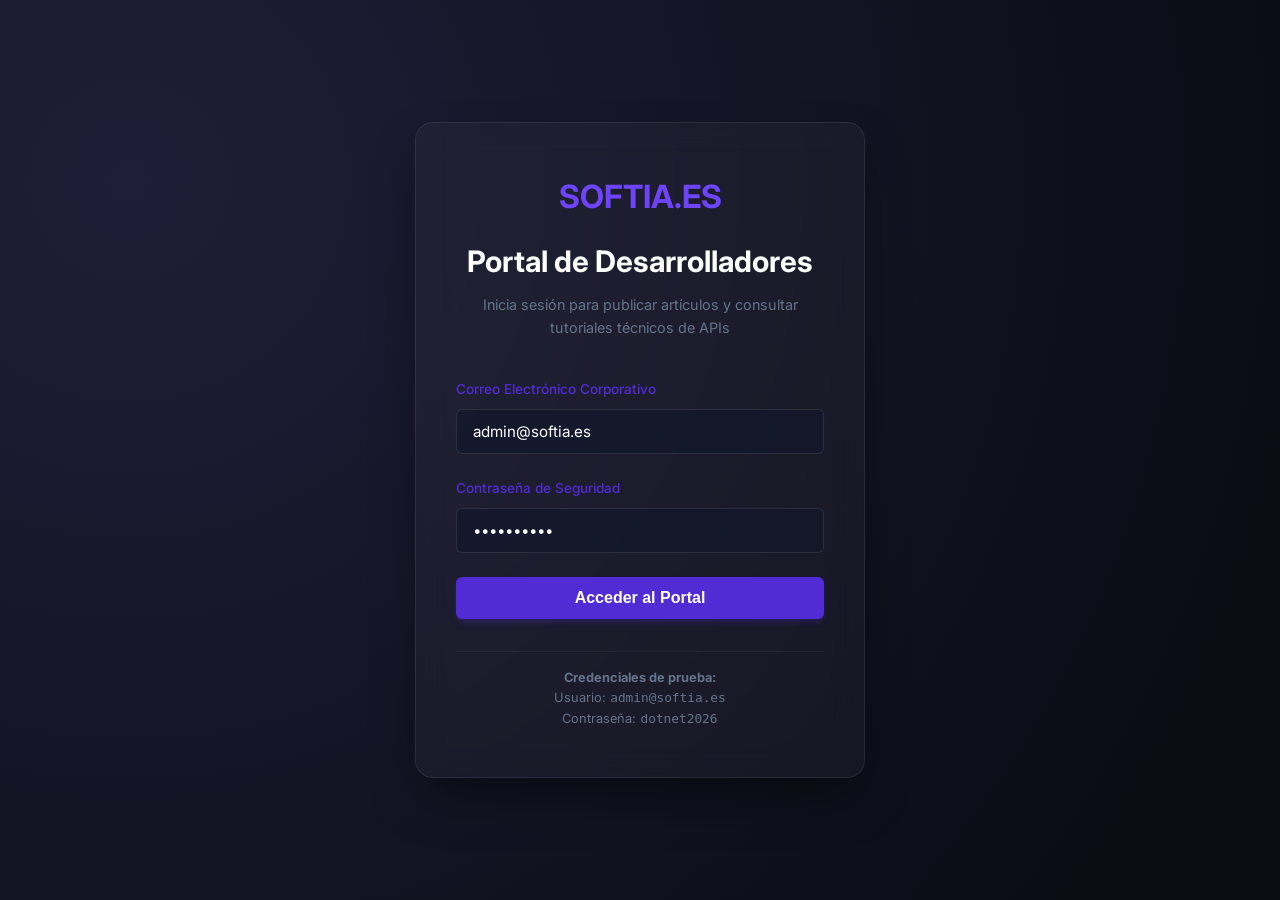
<file: index.html>
<!DOCTYPE html>
<html lang="es">
<head>
    <meta charset="UTF-8">
    <meta name="viewport" content="width=device-width, initial-scale=1.0">
    <title>Portal del Desarrollador | SOFTIA.ES</title>
    <!-- Hojas de estilos del proyecto -->
    <link rel="stylesheet" href="assets/css/styles.css">
</head>
<body>

    <!-- Barra de Navegación: barra de navegación para la navegación fluida -->
    <nav class="header-nav" aria-label="Navegación principal">
        <div class="nav-container">
            <!-- Logotipo de la marca -->
            <a href="index.html" class="logo-brand" aria-label="SOFTIA.ES Inicio">
                <span>SOFTIA.ES</span>
            </a>
            
            <!-- Botón del menú hamburguesa para pantallas móviles -->
            <button class="menu-toggle" id="menuToggle" aria-label="Abrir menú de navegación" aria-expanded="false">
                <span></span>
                <span></span>
                <span></span>
            </button>

            <!-- Menú de enlaces de navegación principal requeridos por el enunciado -->
            <ul class="nav-menu" id="navMenu">
                <li><a href="index.html" class="nav-link active">Inicio</a></li>
                <li><a href="entrada1.html" class="nav-link">ASP.NET Core 8</a></li>
                <li><a href="entrada2.html" class="nav-link">Microservicios</a></li>
                <li><a href="entrada3.html" class="nav-link">Seguridad JWT</a></li>
                <!-- Botón interactivo de logout gestionado en main.js -->
                <li><button class="btn-logout" id="logoutBtn">Cerrar Sesión</button></li>
            </ul>
        </div>
    </nav>

    <!-- Contenedor principal -->
    <main class="main-content">

        <!-- SECCIÓN DE BIENVENIDA: Banner principal con diseño corporativo degradado -->
        <section class="welcome-banner" aria-labelledby="welcome-title">
            <h2 id="welcome-title">Portal de Ingeniería & APIs</h2>
            <p>Bienvenido al espacio de conocimiento técnico de SOFTIA.ES. Aquí encontrarás las últimas guías técnicas, estándares de arquitectura y tutoriales sobre desarrollo e integración de APIs corporativas basadas en .NET.</p>
        </section>

        <!-- Sección de controles de búsqueda, filtros de categorías y agregar contenido -->
        <section class="toolbar" aria-label="Filtros y búsqueda de artículos">
            <!-- Cuadro de búsqueda por texto en tiempo real -->
            <div class="search-box">
                <input 
                    type="search" 
                    id="searchInput" 
                    class="search-input" 
                    placeholder="Buscar tutoriales por título o palabra clave..."
                    aria-label="Buscar artículos"
                >
            </div>
            
            <!-- Grupo de botones para filtrado dinámico por categoría -->
            <div class="filters-group" id="categoryFilters">
                <button class="btn-filter active" data-category="Todos">Todos</button>
                <button class="btn-filter" data-category="Tutorial">Tutoriales</button>
                <button class="btn-filter" data-category="Arquitectura">Arquitectura</button>
                <button class="btn-filter" data-category="Seguridad">Seguridad</button>
            </div>

            <!-- Botón interactivo para abrir el formulario modal de nueva entrada  -->
            <button class="btn-add-post" id="openModalBtn">
                <svg width="16" height="16" fill="currentColor" viewBox="0 0 16 16" aria-hidden="true" style="margin-right: 4px;">
                    <path d="M8 15A7 7 0 1 1 8 1a7 7 0 0 1 0 14zm0 1A8 8 0 1 0 8 0a8 8 0 0 0 0 16z"/>
                    <path d="M8 4a.5.5 0 0 1 .5.5v3h3a.5.5 0 0 1 0 1h-3v3a.5.5 0 0 1-1 0v-3h-3a.5.5 0 0 1 0-1h3v-3A.5.5 0 0 1 8 4z"/>
                </svg>
                Nueva Entrada
            </button>
        </section>

        <!-- Contenedor dinámico cargado mediante JavaScript -->
        <section aria-label="Listado de artículos del blog">
            <div class="blog-grid" id="blogGrid">
                <!-- Las tarjetas de los artículos se generan dinámicamente desde main.js -->
            </div>
        </section>

        <!-- Tabla Comparativa: Tabla de datos estructurados sobre protocolos de APIs en .NET -->
        <section class="table-section" aria-labelledby="table-title">
            <h3 class="section-title" id="table-title">Comparativa Técnica: Protocolos de APIs en .NET</h3>
            <p style="color: var(--text-secondary); margin-bottom: 1.5rem;">SOFTIA.ES promueve el uso del protocolo adecuado según el caso de uso del sistema. Analiza esta tabla comparativa para decidir la arquitectura de tu próximo proyecto:</p>
            
            <div class="table-wrapper">
                <table class="tech-table">
                    <caption>Tabla 1: Comparativa de protocolos de APIs e idoneidad en entornos corporativos .NET.</caption>
                    <thead>
                        <tr>
                            <th scope="col">Protocolo</th>
                            <th scope="col">Formato de Datos</th>
                            <th scope="col">Rendimiento en .NET</th>
                            <th scope="col">Caso de Uso Principal</th>
                            <th scope="col">Seguridad Nativa</th>
                        </tr>
                    </thead>
                    <tbody>
                        <tr>
                            <td><strong>REST API</strong> (Minimal APIs)</td>
                            <td>JSON / XML</td>
                            <td><span class="table-badge good">Excelente</span> (Muy optimizado en .NET 8)</td>
                            <td>Integración pública, aplicaciones web y móviles.</td>
                            <td>JWT, OAuth2, HTTPS</td>
                        </tr>
                        <tr>
                            <td><strong>gRPC</strong> (HTTP/2)</td>
                            <td>Protocol Buffers (Binario)</td>
                            <td><span class="table-badge good">Ultra Alto</span> (Bajo uso de CPU/Red)</td>
                            <td>Comunicación interna entre Microservicios back-to-back.</td>
                            <td>TLS / SSL obligatorio</td>
                        </tr>
                        <tr>
                            <td><strong>GraphQL</strong> (HotChocolate)</td>
                            <td>JSON</td>
                            <td><span class="table-badge neutral">Bueno</span> (Depende de queries complejas)</td>
                            <td>Consolas de administración y agregación de datos dispersos.</td>
                            <td>Políticas a nivel de campo</td>
                        </tr>
                        <tr>
                            <td><strong>WebSockets</strong> (SignalR)</td>
                            <td>Texto / Binario</td>
                            <td><span class="table-badge good">Excelente</span> (Baja latencia persistente)</td>
                            <td>Notificaciones en tiempo real y chat interactivo.</td>
                            <td>Tokens de conexión, HTTPS</td>
                        </tr>
                    </tbody>
                </table>
            </div>
        </section>

    </main>

    <!-- MODAL para el alta de nuevas entradas al blog de SOFTIA -->
    <div class="modal-overlay" id="modalOverlay" role="dialog" aria-modal="true" aria-labelledby="modal-title">
        <div class="modal-content">
            <!-- Encabezado del modal con botón de cerrar -->
            <header class="modal-header">
                <h3 class="modal-title" id="modal-title">Publicar Nuevo Artículo Técnico</h3>
                <button class="modal-close" id="closeModal" aria-label="Cerrar modal">&times;</button>
            </header>
            
            <!-- Cuerpo del modal que contiene el formulario de creación -->
            <form id="newPostForm">
                <div class="modal-body">
                    <!-- Campo: Título de la entrada -->
                    <div class="form-group">
                        <label for="postTitleInput" class="form-label">Título del Artículo</label>
                        <input type="text" id="postTitleInput" class="form-input" placeholder="Ej. Arquitectura limpia en ASP.NET Core" required>
                    </div>

                    <!-- Fila de dos campos: Categoría y Autor -->
                    <div style="display: grid; grid-template-columns: 1fr 1fr; gap: 1rem;">
                        <div class="form-group">
                            <label for="postCategorySelect" class="form-label">Categoría</label>
                            <select id="postCategorySelect" class="form-input" style="background-color: var(--surface); color: var(--text-primary);" required>
                                <option value="Tutorial">Tutorial</option>
                                <option value="Arquitectura">Arquitectura</option>
                                <option value="Seguridad">Seguridad</option>
                            </select>
                        </div>
                        <div class="form-group">
                            <label for="postAuthorInput" class="form-label">Nombre del Autor</label>
                            <input type="text" id="postAuthorInput" class="form-input" placeholder="Ej. Ing. Diana Pérez" required>
                        </div>
                    </div>

                    <!-- Campo: Imagen del post (Opcional, tiene por defecto) -->
                    <div class="form-group">
                        <label for="postImageInput" class="form-label">URL de la Imagen Descriptiva (Opcional)</label>
                        <input type="url" id="postImageInput" class="form-input" placeholder="Ej. https://images.unsplash.com/photo-...">
                    </div>

                    <!-- Campo: Resumen corto de la entrada -->
                    <div class="form-group">
                        <label for="postSummaryInput" class="form-label">Resumen Breve (Aparece en la tarjeta)</label>
                        <input type="text" id="postSummaryInput" class="form-input" placeholder="Ej. Descubre cómo configurar CORS de forma eficiente..." required>
                    </div>

                    <!-- Campo: Contenido completo del post -->
                    <div class="form-group">
                        <label for="postContentInput" class="form-label">Cuerpo del Artículo (Soporta bloques con ``` para código)</label>
                        <textarea id="postContentInput" class="form-input" rows="8" placeholder="Redacte aquí el contenido técnico completo de su publicación..." required style="resize: vertical; min-height: 100px;"></textarea>
                    </div>
                </div>

                <!-- Botones de control inferiores -->
                <footer class="modal-footer">
                    <button type="button" class="btn-secondary" id="cancelModalBtn">Cancelar</button>
                    <button type="submit" class="btn-primary" style="width: auto;">Publicar Artículo</button>
                </footer>
            </form>
        </div>
    </div>

    <!-- Botón para volver arriba: botón dinámico que aparece al hacer scroll hacia abajo -->
    <button class="btn-back-to-top" id="btnBackToTop" aria-label="Volver al inicio de la página">
        <svg width="24" height="24" fill="currentColor" viewBox="0 0 16 16" aria-hidden="true">
            <path fill-rule="evenodd" d="M8 12a.5.5 0 0 0 .5-.5V5.707l2.146 2.147a.5.5 0 0 0 .708-.708l-3-3a.5.5 0 0 0-.708 0l-3 3a.5.5 0 1 0 .708.708L7.5 5.707V11.5a.5.5 0 0 0 .5.5z"/>
        </svg>
    </button>

    <!-- Pie de Página Global de SOFTIA -->
    <footer class="footer">
        <p>&copy; 2026 SOFTIA.ES - Soluciones Avanzadas de APIs en .NET. Todos los derechos reservados.</p>
        <p>Desarrollo web académico para el módulo de <em>Desarrollo de Aplicaciones en Red</em> (UNIR).</p>
        <!-- Enlaces con ruta vacía requeridos por la rúbrica -->
        <p style="margin-top: 0.5rem; font-size: 0.8rem;">
            <a href="#" class="footer-link">Términos del Servicio</a> | 
            <a href="#" class="footer-link">Política de Privacidad</a> | 
            <a href="#" class="footer-link">Soporte Técnico</a>
        </p>
    </footer>

    <!-- Logica de control -->
    <script src="assets/js/main.js"></script>
</body>
</html>
</file>
<file: assets/css/styles.css>
/* 
   ==========================================================================
   CSS GLOBAL - SOFTIA.ES 
   Este archivo centraliza el diseño gráfico, la tipografía y los estilos
   responsivos de todo el blog, aplicando variables CSS y diseño moderno.
   ========================================================================== 
*/

/* 1. IMPORTACIÓN DE FUENTES Y CONFIGURACIÓN BASE */
@import url('https://fonts.googleapis.com/css2?family=Inter:wght@300;400;500;600;700&family=JetBrains+Mono:wght@400;500&display=swap');

:root {
    /* Paleta de Colores Corporativa */
    --primary: #512bd4;         /* Violeta .NET */
    --primary-light: #6d44f8;   /* Violeta claro para hover */
    --primary-dark: #3b1e9e;    /* Violeta oscuro */
    --secondary: #0f172a;       /* Gris pizarra oscuro (Slate-900) */
    --accent: #2563eb;          /* Azul moderno */
    --success: #10b981;         /* Verde éxito (Emerald-500) */
    --error: #ef4444;           /* Rojo error */
    --background: #f8fafc;      /* Fondo claro (Slate-50) */
    --surface: #ffffff;         /* Fondo de tarjetas y elementos */
    --text-primary: #1e293b;    /* Texto principal (Slate-800) */
    --text-secondary: #64748b;  /* Texto secundario (Slate-500) */
    --border: #e2e8f0;          /* Color de bordes */
    
    /* Variables de Fuentes */
    --font-main: 'Inter', sans-serif;
    --font-code: 'JetBrains Mono', monospace;

    /* Sombras y Bordes */
    --shadow-sm: 0 1px 3px rgba(0,0,0,0.1);
    --shadow-md: 0 4px 6px -1px rgba(0,0,0,0.1), 0 2px 4px -1px rgba(0,0,0,0.06);
    --shadow-lg: 0 10px 15px -3px rgba(0,0,0,0.1), 0 4px 6px -2px rgba(0,0,0,0.05);
    --radius-sm: 6px;
    --radius-md: 12px;
    --radius-lg: 18px;

    /* Transición estándar */
    --transition: all 0.3s cubic-bezier(0.4, 0, 0.2, 1);
}

/* Reset de Márgenes e inicialización */
* {
    margin: 0;
    padding: 0;
    box-sizing: border-box;
}

html {
    scroll-behavior: smooth;
    font-size: 16px;
}

body {
    font-family: var(--font-main);
    background-color: var(--background);
    color: var(--text-primary);
    line-height: 1.6;
    display: flex;
    flex-direction: column;
    min-height: 100vh;
}

a {
    color: var(--primary);
    text-decoration: none;
    transition: var(--transition);
}

a:hover {
    color: var(--primary-light);
}

/* 2. DISEÑO DEL HEADER Y BARRA DE NAVEGACIÓN */
.header-nav {
    background-color: var(--secondary);
    color: #ffffff;
    position: sticky;
    top: 0;
    z-index: 100;
    box-shadow: var(--shadow-md);
}

.nav-container {
    max-width: 1200px;
    margin: 0 auto;
    display: flex;
    justify-content: space-between;
    align-items: center;
    padding: 1rem 2rem;
}

.logo-brand {
    display: flex;
    align-items: center;
    gap: 0.75rem;
    font-size: 1.5rem;
    font-weight: 700;
    color: #ffffff;
}

.logo-brand span {
    color: var(--primary-light);
}

.nav-menu {
    display: flex;
    list-style: none;
    gap: 1.5rem;
    align-items: center;
}

.nav-link {
    color: #cbd5e1;
    font-weight: 500;
    font-size: 0.95rem;
    padding: 0.5rem 0.75rem;
    border-radius: var(--radius-sm);
    transition: var(--transition);
}

.nav-link:hover, .nav-link.active {
    color: #ffffff;
    background-color: rgba(255, 255, 255, 0.08);
}

.btn-logout {
    background-color: rgba(239, 68, 68, 0.2);
    color: #f87171;
    border: 1px solid rgba(239, 68, 68, 0.4);
    padding: 0.5rem 1rem;
    border-radius: var(--radius-sm);
    cursor: pointer;
    font-weight: 600;
    transition: var(--transition);
}

.btn-logout:hover {
    background-color: #ef4444;
    color: #ffffff;
    border-color: #ef4444;
}

/* Menú Móvil (Botón Hamburguesa) */
.menu-toggle {
    display: none;
    flex-direction: column;
    gap: 5px;
    background: none;
    border: none;
    cursor: pointer;
    padding: 0.5rem;
}

.menu-toggle span {
    display: block;
    width: 25px;
    height: 3px;
    background-color: #ffffff;
    border-radius: 3px;
    transition: var(--transition);
}

/* 3. PANTALLA DE LOGIN (Estilo Glassmorphism Dark) */
.login-body {
    background: radial-gradient(circle at 10% 20%, #1e1e38 0%, #0b0b14 90%);
    display: flex;
    justify-content: center;
    align-items: center;
    min-height: 100vh;
    padding: 1.5rem;
}

.login-wrapper {
    background: rgba(255, 255, 255, 0.03);
    backdrop-filter: blur(16px);
    -webkit-backdrop-filter: blur(16px);
    border: 1px solid rgba(255, 255, 255, 0.08);
    border-radius: var(--radius-lg);
    width: 100%;
    max-width: 450px;
    padding: 3rem 2.5rem;
    box-shadow: 0 25px 50px -12px rgba(0,0,0,0.5);
    text-align: center;
    animation: fadeIn 0.6s ease-out;
}

.login-header h1 {
    color: #ffffff;
    font-size: 1.85rem;
    margin-bottom: 0.5rem;
}

.login-header p {
    color: var(--text-secondary);
    font-size: 0.9rem;
    margin-bottom: 2.5rem;
}

.form-group {
    margin-bottom: 1.5rem;
    text-align: left;
}

.form-label {
    display: block;
    color: var(--primary);
    font-size: 0.85rem;
    font-weight: 500;
    margin-bottom: 0.5rem;
}

.form-input {
    width: 100%;
    padding: 0.75rem 1rem;
    background: rgba(15, 23, 42, 0.6);
    border: 1px solid rgba(255, 255, 255, 0.1);
    border-radius: var(--radius-sm);
    color: #ffffff;
    font-family: var(--font-main);
    font-size: 0.95rem;
    transition: var(--transition);
}

.form-input:focus {
    outline: none;
    border-color: var(--primary-light);
    box-shadow: 0 0 0 3px rgba(109, 68, 248, 0.25);
    background: rgba(15, 23, 42, 0.8);
}

.btn-primary {
    width: 100%;
    padding: 0.75rem 1rem;
    background-color: var(--primary);
    color: #ffffff;
    border: none;
    border-radius: var(--radius-sm);
    font-size: 1rem;
    font-weight: 600;
    cursor: pointer;
    transition: var(--transition);
    box-shadow: 0 4px 6px -1px rgba(81, 43, 212, 0.3);
}

.btn-primary:hover {
    background-color: var(--primary-light);
    box-shadow: 0 6px 12px -1px rgba(81, 43, 212, 0.5);
    transform: translateY(-1px);
}

.btn-primary:active {
    transform: translateY(0);
}

.login-alert {
    background-color: rgba(239, 68, 68, 0.15);
    border: 1px solid rgba(239, 68, 68, 0.3);
    color: #f87171;
    padding: 0.75rem 1rem;
    border-radius: var(--radius-sm);
    font-size: 0.85rem;
    margin-bottom: 1.5rem;
    display: none;
    text-align: left;
}

/* 4. DASHBOARD PRINCIPAL (INDEX) */
.main-content {
    flex: 1;
    max-width: 1200px;
    width: 100%;
    margin: 0 auto;
    padding: 2rem;
}

.welcome-banner {
    background: linear-gradient(135deg, var(--secondary) 0%, #1e1b4b 100%);
    color: #ffffff;
    padding: 3rem 2.5rem;
    border-radius: var(--radius-md);
    margin-bottom: 2rem;
    position: relative;
    overflow: hidden;
    box-shadow: var(--shadow-md);
}

.welcome-banner::after {
    content: '</>';
    font-family: var(--font-code);
    font-size: 12rem;
    position: absolute;
    right: -2rem;
    bottom: -3rem;
    color: rgba(255, 255, 255, 0.03);
    font-weight: 700;
    pointer-events: none;
}

.welcome-banner h2 {
    font-size: 2.2rem;
    margin-bottom: 0.5rem;
}

.welcome-banner p {
    color: #cbd5e1;
    max-width: 600px;
}

/* Barra de Herramientas: Búsqueda, Filtros y Agregar */
.toolbar {
    display: flex;
    flex-wrap: wrap;
    justify-content: space-between;
    align-items: center;
    gap: 1rem;
    margin-bottom: 2rem;
}

.search-box {
    position: relative;
    flex: 1;
    min-width: 280px;
    max-width: 450px;
}

.search-input {
    width: 100%;
    padding: 0.65rem 1rem;
    border: 1px solid var(--border);
    border-radius: var(--radius-sm);
    font-family: var(--font-main);
    font-size: 0.9rem;
    background-color: var(--surface);
    transition: var(--transition);
}

.search-input:focus {
    outline: none;
    border-color: var(--primary);
    box-shadow: 0 0 0 3px rgba(81, 43, 212, 0.15);
}

.filters-group {
    display: flex;
    gap: 0.5rem;
    overflow-x: auto;
    padding-bottom: 0.25rem;
}

.btn-filter {
    background-color: var(--surface);
    border: 1px solid var(--border);
    padding: 0.5rem 1rem;
    font-size: 0.85rem;
    font-weight: 500;
    color: var(--text-secondary);
    border-radius: 30px;
    cursor: pointer;
    white-space: nowrap;
    transition: var(--transition);
}

.btn-filter:hover, .btn-filter.active {
    background-color: var(--primary);
    color: #ffffff;
    border-color: var(--primary);
}

.btn-add-post {
    display: flex;
    align-items: center;
    gap: 0.5rem;
    background-color: var(--success);
    color: #ffffff;
    border: none;
    padding: 0.65rem 1.25rem;
    border-radius: var(--radius-sm);
    font-weight: 600;
    cursor: pointer;
    box-shadow: 0 4px 6px -1px rgba(16, 185, 129, 0.2);
    transition: var(--transition);
}

.btn-add-post:hover {
    background-color: #059669;
    box-shadow: 0 6px 12px -1px rgba(16, 185, 129, 0.4);
    transform: translateY(-1px);
}

/* Grid de Artículos del Blog */
.blog-grid {
    display: grid;
    grid-template-columns: repeat(auto-fill, minmax(340px, 1fr));
    gap: 2rem;
    margin-bottom: 3rem;
}

.blog-card {
    background-color: var(--surface);
    border-radius: var(--radius-md);
    overflow: hidden;
    box-shadow: var(--shadow-sm);
    border: 1px solid var(--border);
    display: flex;
    flex-direction: column;
    transition: var(--transition);
}

.blog-card:hover {
    transform: translateY(-4px);
    box-shadow: var(--shadow-lg);
    border-color: rgba(81, 43, 212, 0.2);
}

.card-img-wrapper {
    height: 200px;
    overflow: hidden;
    position: relative;
}

.card-img {
    width: 100%;
    height: 100%;
    object-fit: cover;
    transition: var(--transition);
}

.blog-card:hover .card-img {
    transform: scale(1.05);
}

.card-badge {
    position: absolute;
    top: 1rem;
    left: 1rem;
    background-color: var(--primary);
    color: #ffffff;
    padding: 0.25rem 0.75rem;
    font-size: 0.75rem;
    font-weight: 600;
    border-radius: 30px;
    text-transform: uppercase;
    letter-spacing: 0.5px;
}

.card-body {
    padding: 1.5rem;
    display: flex;
    flex-direction: column;
    flex: 1;
}

.card-title {
    font-size: 1.25rem;
    font-weight: 700;
    margin-bottom: 0.75rem;
    color: var(--text-primary);
    line-height: 1.4;
}

.card-summary {
    color: var(--text-secondary);
    font-size: 0.9rem;
    margin-bottom: 1.5rem;
    flex: 1;
    display: -webkit-box;
    -webkit-line-clamp: 3;
    -webkit-box-orient: vertical;
    overflow: hidden;
}

.card-footer {
    border-top: 1px solid var(--border);
    padding-top: 1rem;
    display: flex;
    justify-content: space-between;
    align-items: center;
    font-size: 0.8rem;
    color: var(--text-secondary);
}

.card-author {
    font-weight: 600;
    color: var(--text-primary);
}

/* 5. TABLAS INFORMATIVAS (REQUISITO OBLIGATORIO) */
.table-section {
    background-color: var(--surface);
    border-radius: var(--radius-md);
    padding: 2.5rem 2rem;
    margin-top: 3rem;
    box-shadow: var(--shadow-sm);
    border: 1px solid var(--border);
}

.section-title {
    font-size: 1.5rem;
    margin-bottom: 1.5rem;
    position: relative;
    padding-left: 0.75rem;
}

.section-title::before {
    content: '';
    position: absolute;
    left: 0;
    top: 0.2rem;
    bottom: 0.2rem;
    width: 4px;
    background-color: var(--primary);
    border-radius: 2px;
}

.table-wrapper {
    overflow-x: auto;
}

.tech-table {
    width: 100%;
    border-collapse: collapse;
    margin-top: 1rem;
    font-size: 0.9rem;
    text-align: left;
}

.tech-table th {
    background-color: var(--secondary);
    color: #ffffff;
    padding: 1rem;
    font-weight: 600;
}

.tech-table th:first-child {
    border-top-left-radius: var(--radius-sm);
}

.tech-table th:last-child {
    border-top-right-radius: var(--radius-sm);
}

.tech-table td {
    padding: 1rem;
    border-bottom: 1px solid var(--border);
    color: var(--text-primary);
}

.tech-table tbody tr:nth-child(even) {
    background-color: #f1f5f9;
}

.tech-table tbody tr:hover {
    background-color: #e2e8f0;
    transition: background-color 0.2s ease;
}

/* Badge especial para celdas de tabla */
.table-badge {
    padding: 0.2rem 0.5rem;
    border-radius: 4px;
    font-size: 0.75rem;
    font-weight: 600;
}

.table-badge.good { background-color: rgba(16, 185, 129, 0.15); color: #047857; }
.table-badge.neutral { background-color: rgba(245, 158, 11, 0.15); color: #b45309; }

/* 6. DISEÑO DE LAS PÁGINAS DE ENTRADA (DETALLE) */
.article-wrapper {
    background-color: var(--surface);
    border-radius: var(--radius-md);
    padding: 3rem 2.5rem;
    box-shadow: var(--shadow-sm);
    border: 1px solid var(--border);
    margin-bottom: 2rem;
}

.article-header {
    margin-bottom: 2rem;
    border-bottom: 1px solid var(--border);
    padding-bottom: 1.5rem;
}

.article-meta-top {
    display: flex;
    gap: 1rem;
    font-size: 0.85rem;
    color: var(--text-secondary);
    margin-bottom: 0.75rem;
}

.article-category {
    color: var(--primary);
    font-weight: 700;
    text-transform: uppercase;
}

.article-title {
    font-size: 2.25rem;
    font-weight: 800;
    line-height: 1.25;
    margin-bottom: 1rem;
    color: var(--text-primary);
}

.article-author-card {
    display: flex;
    align-items: center;
    gap: 0.75rem;
}

.author-info h4 {
    font-size: 0.95rem;
    font-weight: 600;
}

.author-info p {
    font-size: 0.8rem;
    color: var(--text-secondary);
}

.article-hero-img {
    width: 100%;
    max-height: 450px;
    object-fit: cover;
    border-radius: var(--radius-md);
    margin-bottom: 2.5rem;
}

.article-body {
    font-size: 1.05rem;
    line-height: 1.75;
    color: #334155; /* Slate-700 */
}

.article-body p {
    margin-bottom: 1.5rem;
}

.article-body h2 {
    font-size: 1.5rem;
    font-weight: 700;
    margin: 2.5rem 0 1rem 0;
    color: var(--text-primary);
}

.article-body h3 {
    font-size: 1.2rem;
    font-weight: 600;
    margin: 2rem 0 1rem 0;
    color: var(--text-primary);
}

.article-body ul, .article-body ol {
    margin-bottom: 1.5rem;
    padding-left: 1.5rem;
}

.article-body li {
    margin-bottom: 0.5rem;
}

/* Bloques de código (para entradas técnicas) */
.code-block {
    background-color: var(--secondary);
    color: #e2e8f0;
    border-radius: var(--radius-sm);
    padding: 1.25rem;
    font-family: var(--font-code);
    font-size: 0.875rem;
    overflow-x: auto;
    margin: 1.5rem 0;
    border-left: 4px solid var(--primary-light);
}

/* 7. ELEMENTOS EXTERNOS INCRUSTADOS (REQUISITO OBLIGATORIO) */
.embedded-section {
    background-color: var(--surface);
    border-radius: var(--radius-md);
    padding: 2rem;
    border: 1px solid var(--border);
    margin: 3rem 0;
}

.embedded-wrapper {
    position: relative;
    width: 100%;
    padding-top: 56.25%; /* Relación de aspecto 16:9 */
    border-radius: var(--radius-sm);
    overflow: hidden;
    border: 1px solid var(--border);
}

.embedded-wrapper iframe {
    position: absolute;
    top: 0;
    left: 0;
    width: 100%;
    height: 100%;
    border: 0;
}

/* 8. SECCIÓN DE COMENTARIOS DE USUARIOS INTERACTIVA */
.comments-section {
    background-color: var(--surface);
    border-radius: var(--radius-md);
    padding: 2.5rem;
    border: 1px solid var(--border);
    box-shadow: var(--shadow-sm);
}

.comment-form {
    margin-bottom: 2.5rem;
    background-color: #f8fafc;
    padding: 1.5rem;
    border-radius: var(--radius-sm);
    border: 1px solid var(--border);
}

.comments-list {
    display: flex;
    flex-direction: column;
    gap: 1rem;
}

.comment-card {
    border-bottom: 1px solid var(--border);
    padding-bottom: 1rem;
    animation: slideUp 0.3s ease-out;
}

.comment-card:last-child {
    border-bottom: none;
    padding-bottom: 0;
}

.comment-meta {
    display: flex;
    justify-content: space-between;
    font-size: 0.8rem;
    color: var(--text-secondary);
    margin-bottom: 0.4rem;
}

.comment-author {
    font-weight: 600;
    color: var(--text-primary);
}

.comment-text {
    font-size: 0.95rem;
    color: #475569;
}

/* 9. FORMULARIO MODAL (CREAR ENTRADA) */
.modal-overlay {
    position: fixed;
    top: 0;
    left: 0;
    right: 0;
    bottom: 0;
    background-color: rgba(15, 23, 42, 0.6);
    backdrop-filter: blur(4px);
    display: none;
    justify-content: center;
    align-items: center;
    z-index: 200;
    padding: 1.5rem;
}

.modal-content {
    background-color: var(--surface);
    border-radius: var(--radius-md);
    width: 100%;
    max-width: 650px;
    max-height: 90vh;
    overflow-y: auto;
    box-shadow: var(--shadow-lg);
    border: 1px solid var(--border);
    animation: modalOpen 0.3s cubic-bezier(0.34, 1.56, 0.64, 1);
}

.modal-header {
    display: flex;
    justify-content: space-between;
    align-items: center;
    padding: 1.5rem 2rem;
    border-bottom: 1px solid var(--border);
}

.modal-title {
    font-size: 1.35rem;
    font-weight: 700;
}

.modal-close {
    background: none;
    border: none;
    font-size: 1.5rem;
    cursor: pointer;
    color: var(--text-secondary);
    transition: var(--transition);
}

.modal-close:hover {
    color: var(--error);
}

.modal-body {
    padding: 2rem;
}

.modal-footer {
    display: flex;
    justify-content: flex-end;
    gap: 1rem;
    padding: 1rem 2rem;
    border-top: 1px solid var(--border);
}

.btn-secondary {
    background-color: var(--border);
    color: var(--text-primary);
    border: none;
    padding: 0.65rem 1.25rem;
    border-radius: var(--radius-sm);
    font-weight: 600;
    cursor: pointer;
    transition: var(--transition);
}

.btn-secondary:hover {
    background-color: #cbd5e1;
}

/* 10. PIE DE PÁGINA (FOOTER) */
.footer {
    background-color: var(--secondary);
    color: #94a3b8;
    padding: 2rem;
    text-align: center;
    border-top: 1px solid rgba(255,255,255,0.05);
    margin-top: auto;
    font-size: 0.9rem;
}

.footer p {
    margin-bottom: 0.5rem;
}

.footer-link {
    color: #e2e8f0;
    text-decoration: underline;
}

/* 11. BOTÓN VOLVER ARRIBA */
.btn-back-to-top {
    position: fixed;
    bottom: 2rem;
    right: 2rem;
    background-color: var(--primary);
    color: #ffffff;
    border: none;
    width: 45px;
    height: 45px;
    border-radius: 50%;
    display: none;
    justify-content: center;
    align-items: center;
    cursor: pointer;
    box-shadow: var(--shadow-md);
    transition: var(--transition);
    z-index: 90;
}

.btn-back-to-top:hover {
    background-color: var(--primary-light);
    transform: translateY(-3px);
}

/* 12. ANIMACIONES CSS */
@keyframes fadeIn {
    from { opacity: 0; transform: translateY(15px); }
    to { opacity: 1; transform: translateY(0); }
}

@keyframes slideUp {
    from { opacity: 0; transform: translateY(10px); }
    to { opacity: 1; transform: translateY(0); }
}

@keyframes modalOpen {
    from { opacity: 0; transform: scale(0.95) translateY(20px); }
    to { opacity: 1; transform: scale(1) translateY(0); }
}

/* 13. MEDIAS QUERIES - DISEÑO RESPONSIVO */
@media (max-width: 768px) {
    .nav-menu {
        display: none; /* Ocultar por defecto en móviles */
        position: absolute;
        top: 100%;
        left: 0;
        right: 0;
        background-color: var(--secondary);
        flex-direction: column;
        padding: 1.5rem;
        border-top: 1px solid rgba(255,255,255,0.05);
        box-shadow: var(--shadow-md);
        gap: 1rem;
    }

    .nav-menu.active {
        display: flex; /* Mostrar cuando toggle activo */
    }

    .menu-toggle {
        display: flex; /* Mostrar botón hamburguesa */
    }

    .menu-toggle.active span:nth-child(1) {
        transform: rotate(45deg) translate(5px, 6px);
    }
    .menu-toggle.active span:nth-child(2) {
        opacity: 0;
    }
    .menu-toggle.active span:nth-child(3) {
        transform: rotate(-45deg) translate(5px, -6px);
    }

    .welcome-banner {
        padding: 2rem 1.5rem;
    }

    .welcome-banner h2 {
        font-size: 1.75rem;
    }

    .blog-grid {
        grid-template-columns: 1fr;
    }

    .article-wrapper {
        padding: 2rem 1.5rem;
    }

    .article-title {
        font-size: 1.75rem;
    }

    .tech-table th, .tech-table td {
        padding: 0.75rem;
        font-size: 0.8rem;
    }
}
</file>
